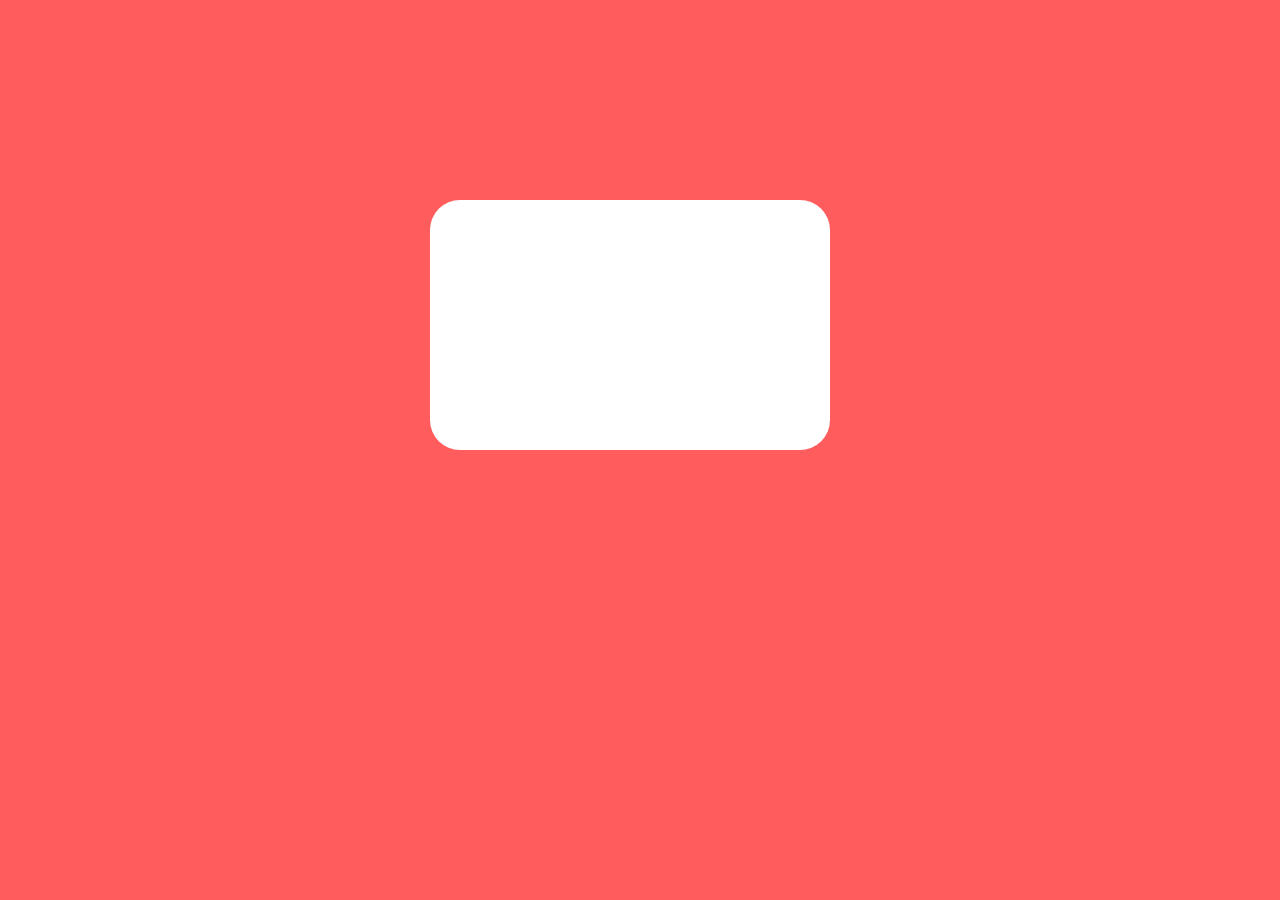
<file: studio/collection/index.html>
<!DOCTYPE html>
<head>
    <title>viewmaster collection</title>
</head>
<body>
 
            <div class=cutout></div>
               
<style>
    
            img {
            height:200%;
            width:200%;
            }     
            
            .cutout:after{
            content:'';
            position:fixed;
            width: 400px;
            height: 250px;
            border-radius: 30px;
            left:430px;
            top: 200px;    
            box-shadow: 0px 0px 0px 2000px #FF5D5D
;
            }
            
    
</style>
<script>

            var url = "https://raw.githubusercontent.com/matilde1207/ci19/master/studio/collection/mydata%20(1).json"

            fetch(url)
            .then(function(response){return response.json();})
            .then(function(json){ buildPage(json);})

            function buildPage(data){
            for(var i = 0; i < data.length; i = i + 1){
            
        
            var image0 = document.createElement("img");
            var image1 = document.createElement("img");
            var image2 = document.createElement("img");
            var image3 = document.createElement("img");
            var image4 = document.createElement("img");
            var image5 = document.createElement("img");
            var image6 = document.createElement("img");
            var image7 = document.createElement("img");
            var image8 = document.createElement("img");
            var image9 = document.createElement("img");
            
            document.body.appendChild(image0);
            document.body.appendChild(image1);
            document.body.appendChild(image2);
            document.body.appendChild(image3);
            document.body.appendChild(image4);
            document.body.appendChild(image5);
            document.body.appendChild(image6);
            document.body.appendChild(image7);
            document.body.appendChild(image8);
            document.body.appendChild(image9);
            
            image0.src = data[i].place1;
            image1.src = data[i].place2;
            image2.src = data[i].place3;
            image3.src = data[i].place4;
            image4.src = data[i].place5;
            image5.src = data[i].place6;
            image6.src = data[i].place7;
            image7.src = data[i].place8;
            image8.src = data[i].place9;
            image9.src = data[i].place10;
           
        }
    }
    
</script>
</body>
</html>
</file>
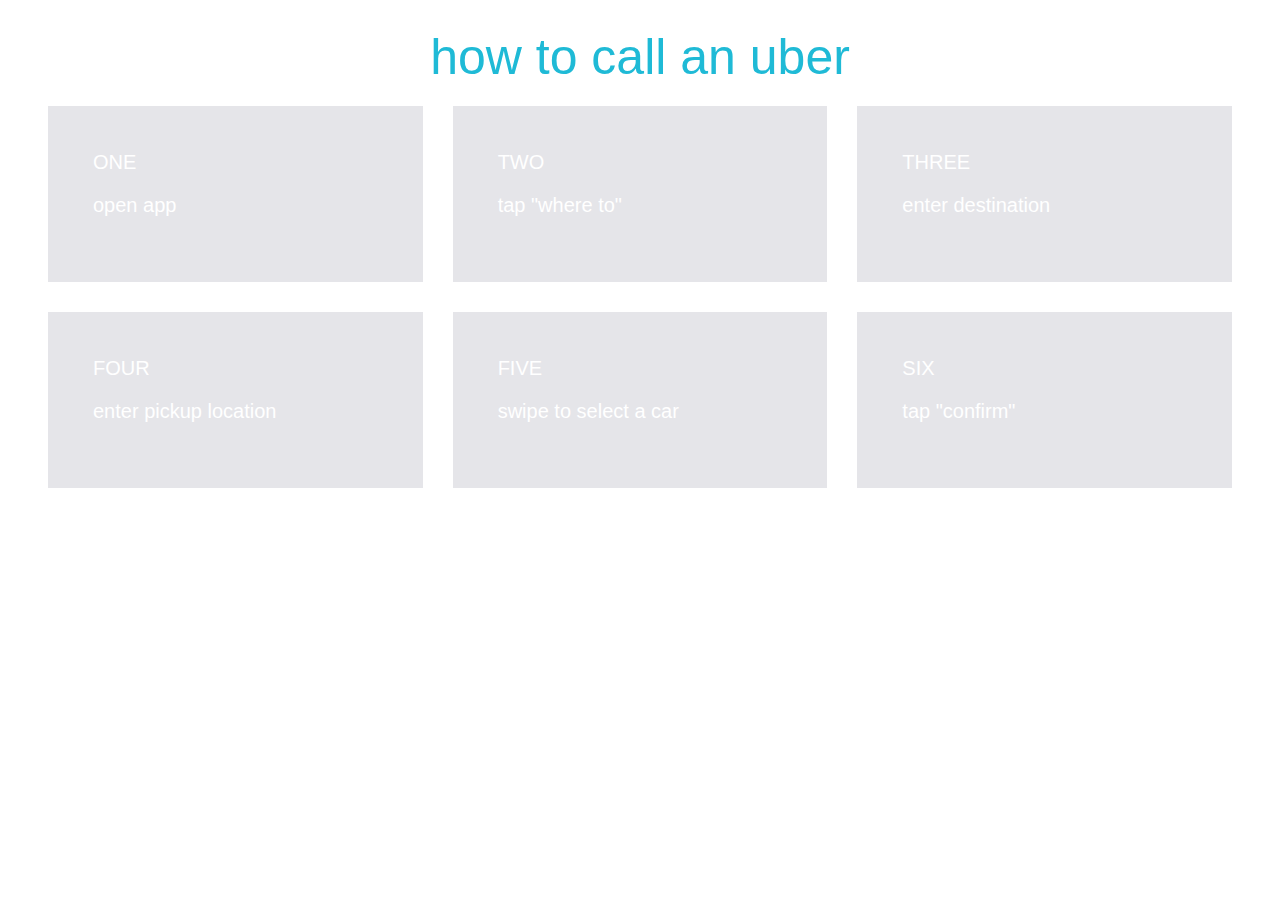
<file: studio/manual/index.html>
<!DOCTYPE html>
<html>
<head>
    <title>uber manual</title>
    <meta name="viewport" content="width=device-width, initial-scale=1">
</head>  
<body>
    <link rel="stylesheet" href="manual.css">
    <center>how to call an uber</center>
    <main role="main">
            
  <div class="grid-item1">ONE<p>open app</p></div>
  <div class="grid-item2">TWO <p>tap "where to"</p></div>
  <div class="grid-item3">THREE <p>enter destination</p></div>  
  <div class="grid-item4">FOUR <p>enter pickup location</p></div>
  <div class="grid-item5">FIVE <p>swipe to select a car</p></div>
  <div class="grid-item6">SIX<p>tap "confirm"</p></div>   

      </div>  
          
  </body>
</html>
</file>
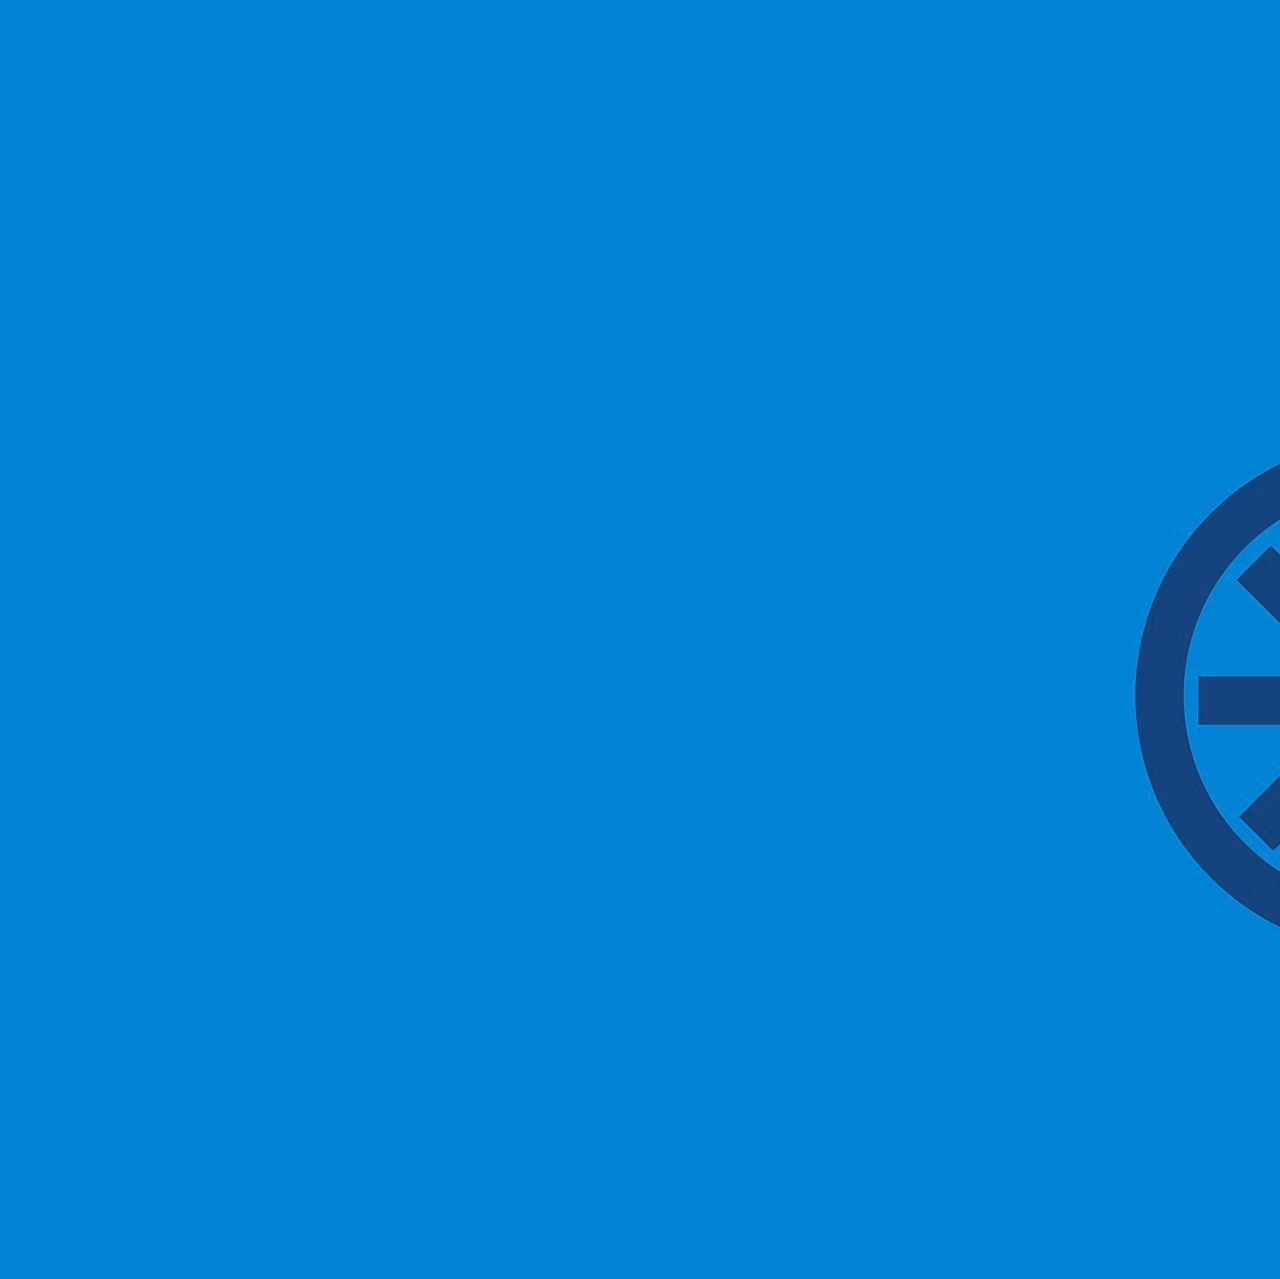
<file: studio/real-time/index.html>
<!DOCTYPE html>
<head>
    <title>how many bikes?</title>
</head>
<body>
    <img id="wheel" src="photo/api_wheel.jpg">
<script>
    
    fetch("https://cors.io/?https://gbfs.citibikenyc.com/gbfs/en/station_status.json")
    .then(function(result){return result.json();})
    .then(function(json){ buildPage(json);})
    
    function buildPage(json) {
    var myStation = json.data.stations.filter(s => s.station_id == 3707).shift();
    console.log(myStation);
    console.log(myStation.num_bikes_available);
    
    if(myStation.num_bikes_available == 0)
    {document.getElementById("wheel").style.WebkitAnimation = "rotation 0s infinite linear";}

    if(myStation.num_bikes_available == 1)
    {document.getElementById("wheel").style.WebkitAnimation = "rotation 760s infinite linear";}

    if(myStation.num_bikes_available == 2)
    {document.getElementById("wheel").style.WebkitAnimation = "rotation 740s infinite linear";}

    if(myStation.num_bikes_available == 3)
    {document.getElementById("wheel").style.WebkitAnimation = "rotation 720s infinite linear";}

    if(myStation.num_bikes_available == 4)
    {document.getElementById("wheel").style.WebkitAnimation = "rotation 700s infinite linear";}

    if(myStation.num_bikes_available == 5)
    {document.getElementById("wheel").style.WebkitAnimation = "rotation 680s infinite linear";}

    if(myStation.num_bikes_available == 6)
    {document.getElementById("wheel").style.WebkitAnimation = "rotation 660s infinite linear";}

    if(myStation.num_bikes_available == 7)
    {document.getElementById("wheel").style.WebkitAnimation = "rotation 640s infinite linear";}

    if(myStation.num_bikes_available == 8)
    {document.getElementById("wheel").style.WebkitAnimation = "rotation 620s infinite linear";}

    if(myStation.num_bikes_available == 9)
    {document.getElementById("wheel").style.WebkitAnimation = "rotation 600s infinite linear";}

    if(myStation.num_bikes_available == 10)
    {document.getElementById("wheel").style.WebkitAnimation = "rotation 580s infinite linear";}

    if(myStation.num_bikes_available == 11)
    {document.getElementById("wheel").style.WebkitAnimation = "rotation 560s infinite linear";}

    if(myStation.num_bikes_available == 12)
    {document.getElementById("wheel").style.WebkitAnimation = "rotation 540s infinite linear";}

    if(myStation.num_bikes_available == 13)
    {document.getElementById("wheel").style.WebkitAnimation = "rotation 520s infinite linear";}

    if(myStation.num_bikes_available == 14)
    {document.getElementById("wheel").style.WebkitAnimation = "rotation 500s infinite linear";}

    if(myStation.num_bikes_available == 15)
    {document.getElementById("wheel").style.WebkitAnimation = "rotation 480s infinite linear";}

    if(myStation.num_bikes_available == 16)
    {document.getElementById("wheel").style.WebkitAnimation = "rotation 460s infinite linear";}

    if(myStation.num_bikes_available == 17)
    {document.getElementById("wheel").style.WebkitAnimation = "rotation 440s infinite linear";}

    if(myStation.num_bikes_available == 18)
    {document.getElementById("wheel").style.WebkitAnimation = "rotation 420s infinite linear";}

    if(myStation.num_bikes_available == 19)
    {document.getElementById("wheel").style.WebkitAnimation = "rotation 400s infinite linear";}

    if(myStation.num_bikes_available == 20)
    {document.getElementById("wheel").style.WebkitAnimation = "rotation 380s infinite linear";}

    if(myStation.num_bikes_available == 21)
    {document.getElementById("wheel").style.WebkitAnimation = "rotation 360s infinite linear";}

    if(myStation.num_bikes_available == 22)
    {document.getElementById("wheel").style.WebkitAnimation = "rotation 340s infinite linear";}

    if(myStation.num_bikes_available == 23)
    {document.getElementById("wheel").style.WebkitAnimation = "rotation 320s infinite linear";}

    if(myStation.num_bikes_available == 24)
    {document.getElementById("wheel").style.WebkitAnimation = "rotation 300s infinite linear";}

    if(myStation.num_bikes_available == 25)
    {document.getElementById("wheel").style.WebkitAnimation = "rotation 280s infinite linear";}

    if(myStation.num_bikes_available == 26)
    {document.getElementById("wheel").style.WebkitAnimation = "rotation 260s infinite linear";}

    if(myStation.num_bikes_available == 27)
    {document.getElementById("wheel").style.WebkitAnimation = "rotation 240s infinite linear";}

    if(myStation.num_bikes_available == 28)
    {document.getElementById("wheel").style.WebkitAnimation = "rotation 220s infinite linear";}

    if(myStation.num_bikes_available == 29)
    {document.getElementById("wheel").style.WebkitAnimation = "rotation 200s infinite linear";}

    if(myStation.num_bikes_available == 30)
    {document.getElementById("wheel").style.WebkitAnimation = "rotation 180s infinite linear";}

    if(myStation.num_bikes_available == 31)
    {document.getElementById("wheel").style.WebkitAnimation = "rotation 160s infinite linear";}

    if(myStation.num_bikes_available == 32)
    {document.getElementById("wheel").style.WebkitAnimation = "rotation 140s infinite linear";}

    if(myStation.num_bikes_available == 33)
    {document.getElementById("wheel").style.WebkitAnimation = "rotation 120s infinite linear";}

    if(myStation.num_bikes_available == 34)
    {document.getElementById("wheel").style.WebkitAnimation = "rotation 100s infinite linear";}

    if(myStation.num_bikes_available == 35)
    {document.getElementById("wheel").style.WebkitAnimation = "rotation 80s infinite linear";}

    if(myStation.num_bikes_available == 36)
    {document.getElementById("wheel").style.WebkitAnimation = "rotation 60s infinite linear";}

    if(myStation.num_bikes_available == 37)
    {document.getElementById("wheel").style.WebkitAnimation = "rotation 40s infinite linear";}

    if(myStation.num_bikes_available == 38)
    {document.getElementById("wheel").style.WebkitAnimation = "rotation 20s infinite linear";}

    if(myStation.num_bikes_available == 39)
    {document.getElementById("wheel").style.WebkitAnimation = "rotation 1s infinite linear";}}
    
    
</script>
<style>
    body {
		position: fixed;
		color: #fff;
		background: #0083D5;
        top: 50px;
        left: 560px;
        
        }
    #wheel {
		-webkit-animation: rotation infinite linear;
        }
    @-webkit-keyframes rotation {
		from {
            -webkit-transform: rotate(0deg);
		      }
		to {
            -webkit-transform: rotate(359deg);
		  }
        } 
</style>
</body>
</html>
</file>
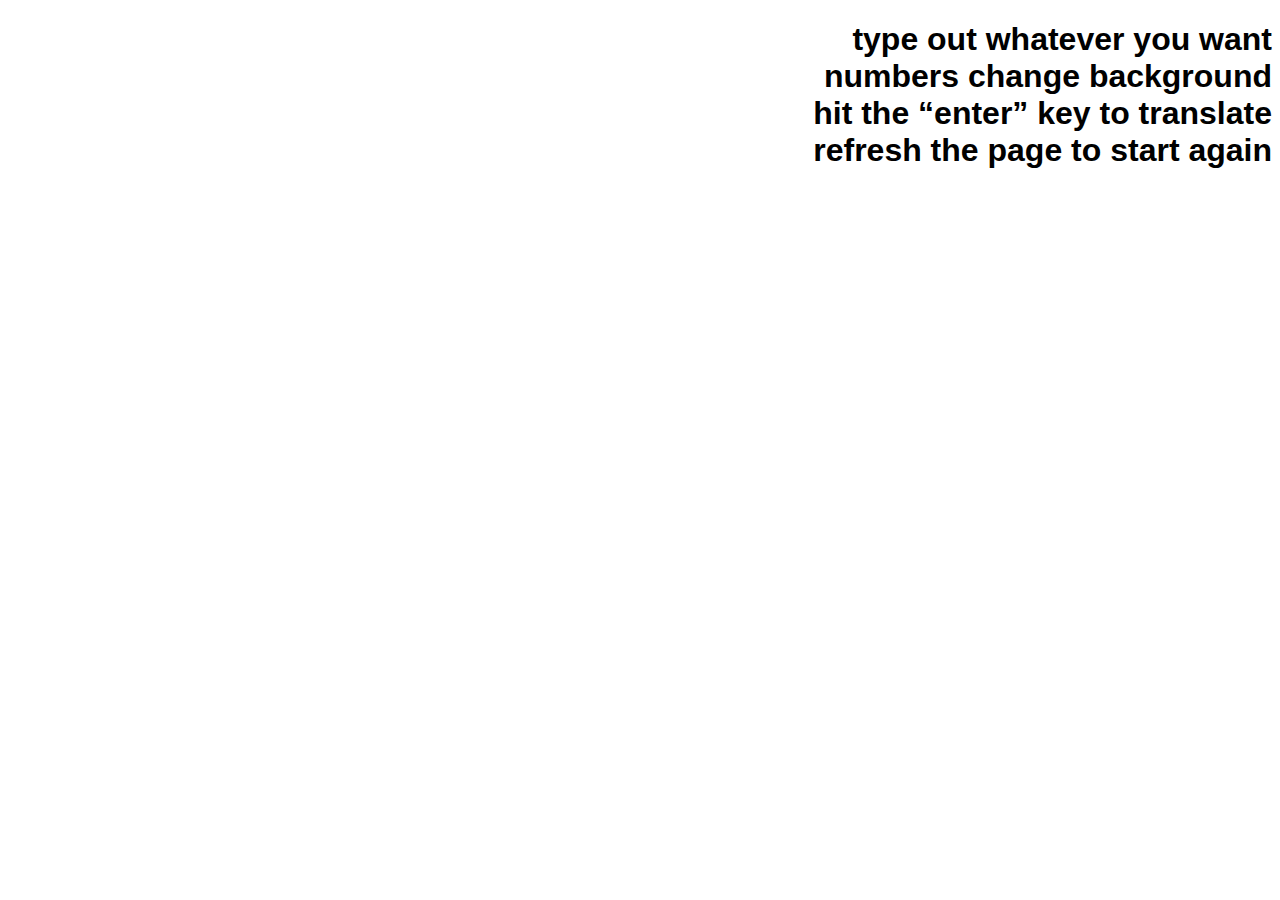
<file: studio/typer/index.html>
<!doctype html>
<head>
  <title>emoji alphabet</title>
    <meta charset="utf-8"/>
    <script src="js/jquery-3.3.1.min.js"></script>
    <script src="js/init.js"></script>  
</head>
<body>
    <div id="container"></div>
    
    <h1>type out whatever you want<br>numbers change background<br>hit the “enter” key to translate<br>refresh the page to start again</h1>
    
<style>
    body{
        text-align: right;
        font-family: sans-serif;
        font-weight: bold;
        
    }
    
    #container{
        position: absolute;
        top: 40%;
        max-width: 350px;
        left:150px;
        zoom: 200%;
         }
    
</style>
</body>
</html>
</file>
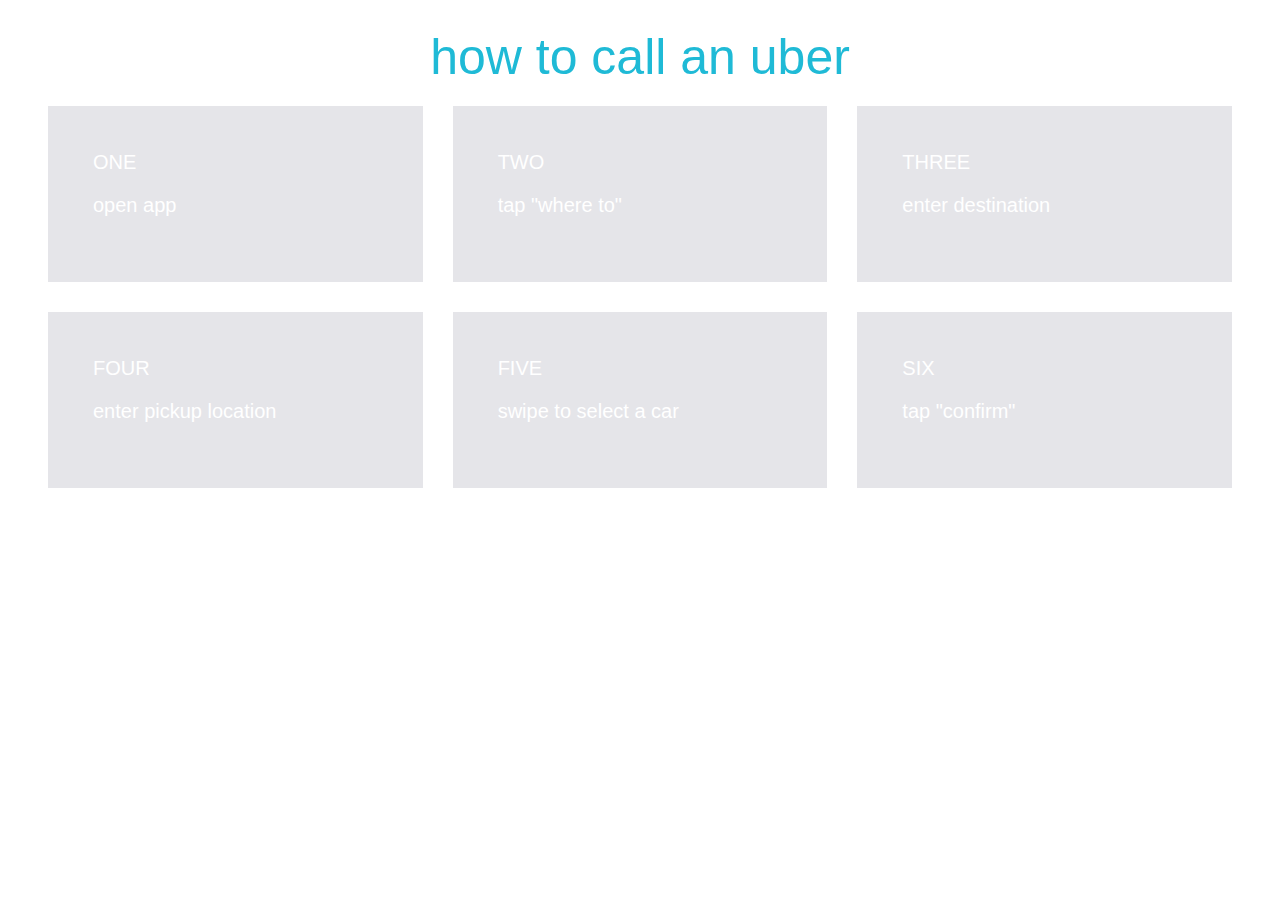
<file: manual/manual.html>
<!DOCTYPE html>
<html>
<head>
    <meta name="viewport" content="width=device-width, initial-scale=1">
</head>  
<body>
    <link rel="stylesheet" href="manual.css">
    <center>how to call an uber</center>
    <main role="main">
            
  <div class="grid-item1">ONE<p>open app</p></div>
  <div class="grid-item2">TWO <p>tap "where to"</p></div>
  <div class="grid-item3">THREE <p>enter destination</p></div>  
  <div class="grid-item4">FOUR <p>enter pickup location</p></div>
  <div class="grid-item5">FIVE <p>swipe to select a car</p></div>
  <div class="grid-item6">SIX<p>tap "confirm"</p></div>   

      </div>  
          
  </body>
</html>
</file>
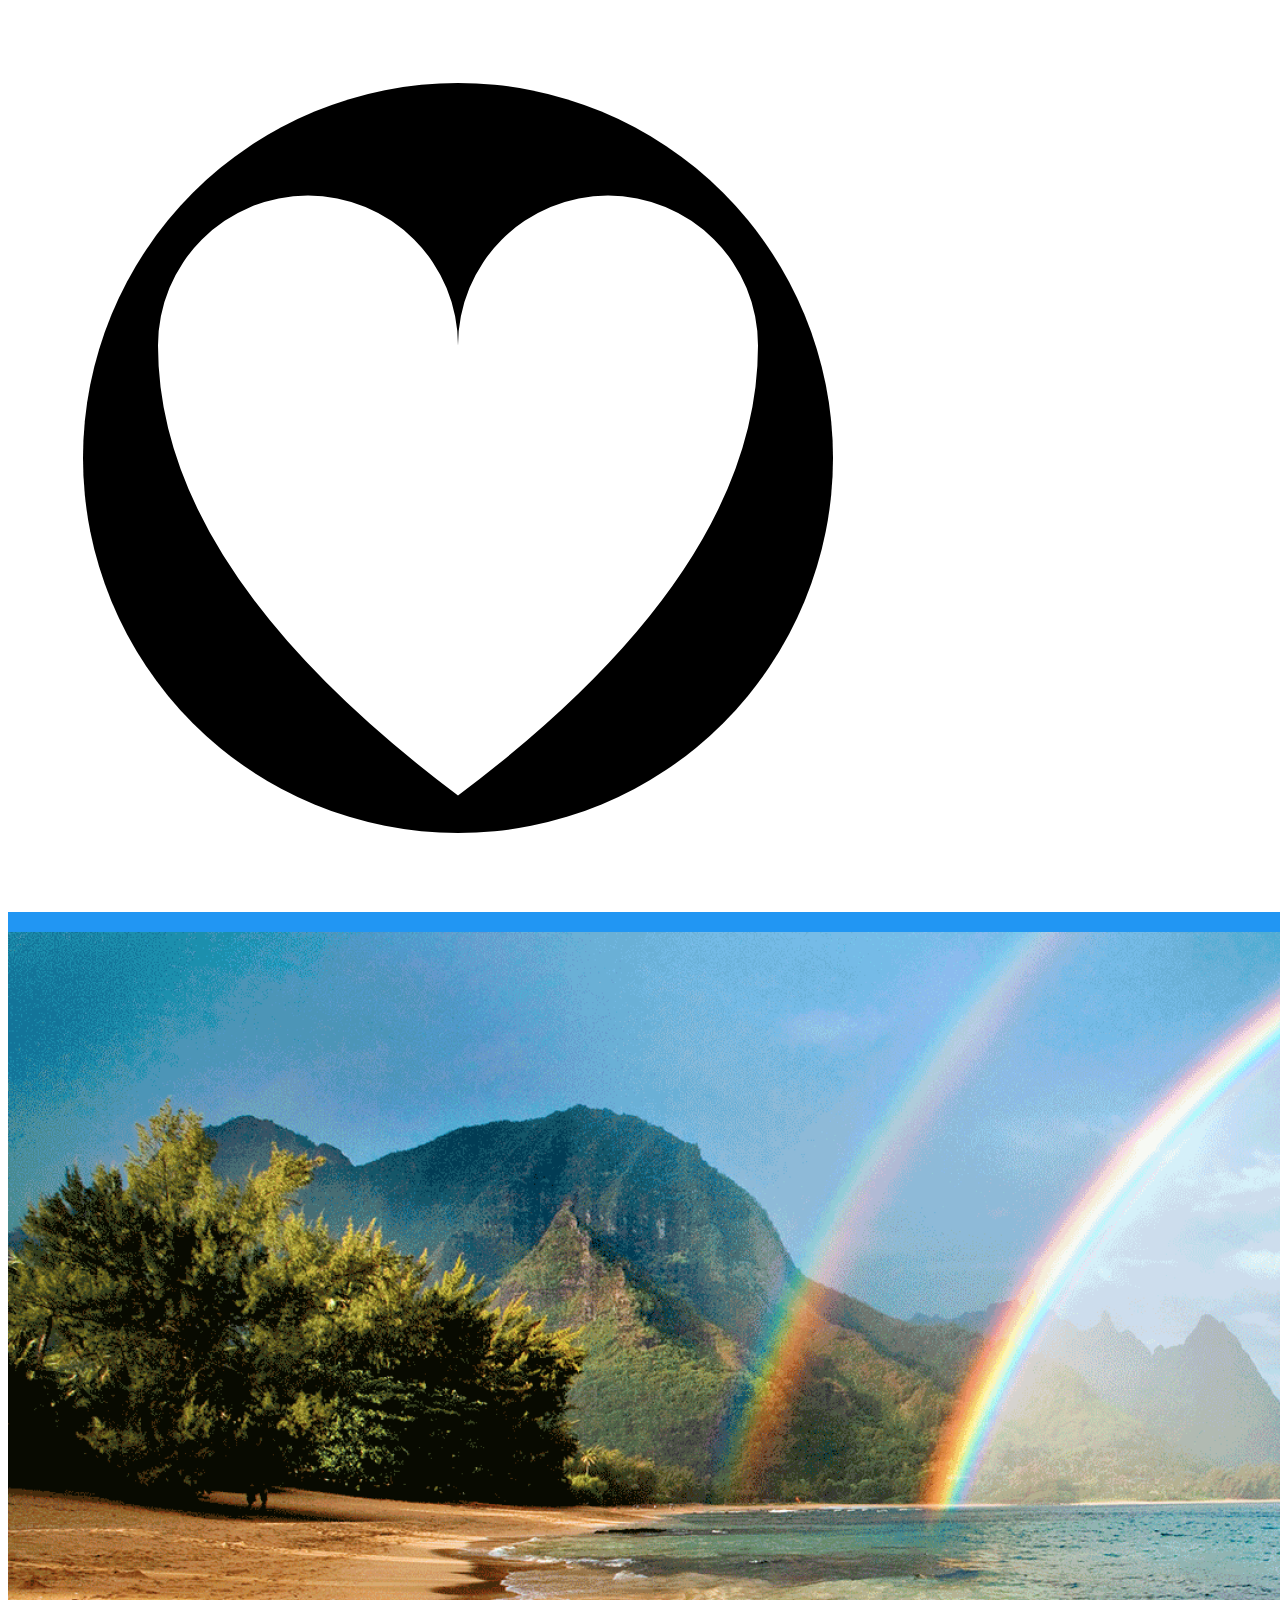
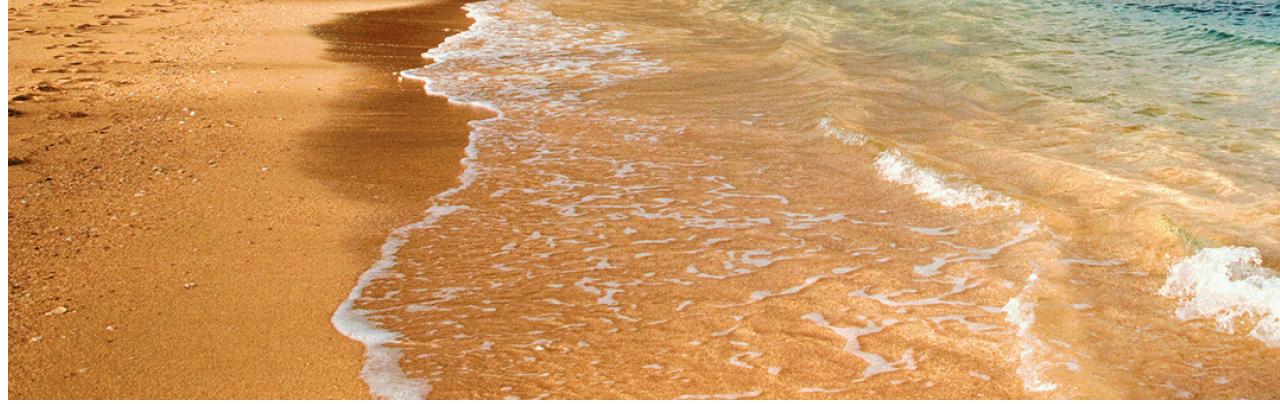
<file: studio/collection/collection.html>
<!DOCTYPE html>
<html>
    
    
    
<svg viewBox="-10 -10 120 120">
    <mask id="myMask">
        <!-- Everything under a white pixel will be visible -->
        <rect x="0" y="0" width="100" height="100" fill="white" />

        <!-- Everything under a black pixel will be invisible -->
        <path d="M10,35 A20,20,0,0,1,50,35 A20,20,0,0,1,90,35 Q90,65,50,95 Q10,65,10,35 Z" fill="black" />
    </mask>
        <!-- with this mask applied, we "punch" a heart shape hole into the circle -->
        <circle cx="50" cy="50" r="50" mask="url(#myMask)" />
    </svg>
    
    
<style>
        #mydiv {
        position: absolute;
        z-index: 9;
        }

        #mydivheader {
        padding: 10px;
        cursor: move;
        z-index: 10;
        background-color: #2196F3;
        color: #fff;
        }
    
    html,body,svg { height:100% }
    
        
    
</style>
    
<body>

    <div id="mydiv">
      <div id="mydivheader"></div>
        <img src="prototype/pictures/hawaii.png"/>
    </div>
    
    

<script>
    //Make the DIV element draggagle:
    dragElement(document.getElementById("mydiv"));

    function dragElement(elmnt) {
      var pos1 = 0, pos2 = 0, pos3 = 0, pos4 = 0;
      if (document.getElementById(elmnt.id + "header")) {
        /* if present, the header is where you move the DIV from:*/
        document.getElementById(elmnt.id + "header").onmousedown = dragMouseDown;
      } else {
        /* otherwise, move the DIV from anywhere inside the DIV:*/
        elmnt.onmousedown = dragMouseDown;
      }

      function dragMouseDown(e) {
        e = e || window.event;
        e.preventDefault();
        // get the mouse cursor position at startup:
        pos3 = e.clientX;
        pos4 = e.clientY;
        document.onmouseup = closeDragElement;
        // call a function whenever the cursor moves:
        document.onmousemove = elementDrag;
  }

  function elementDrag(e) {
    e = e || window.event;
    e.preventDefault();
    // calculate the new cursor position:
    pos1 = pos3 - e.clientX;
    pos2 = pos4 - e.clientY;
    pos3 = e.clientX;
    pos4 = e.clientY;
    // set the element's new position:
    elmnt.style.top = (elmnt.offsetTop - pos2) + "px";
    elmnt.style.left = (elmnt.offsetLeft - pos1) + "px";
  }

  function closeDragElement() {
    /* stop moving when mouse button is released:*/
    document.onmouseup = null;
    document.onmousemove = null;
  }
        

        

}
</script>

</body>
</html>
</file>
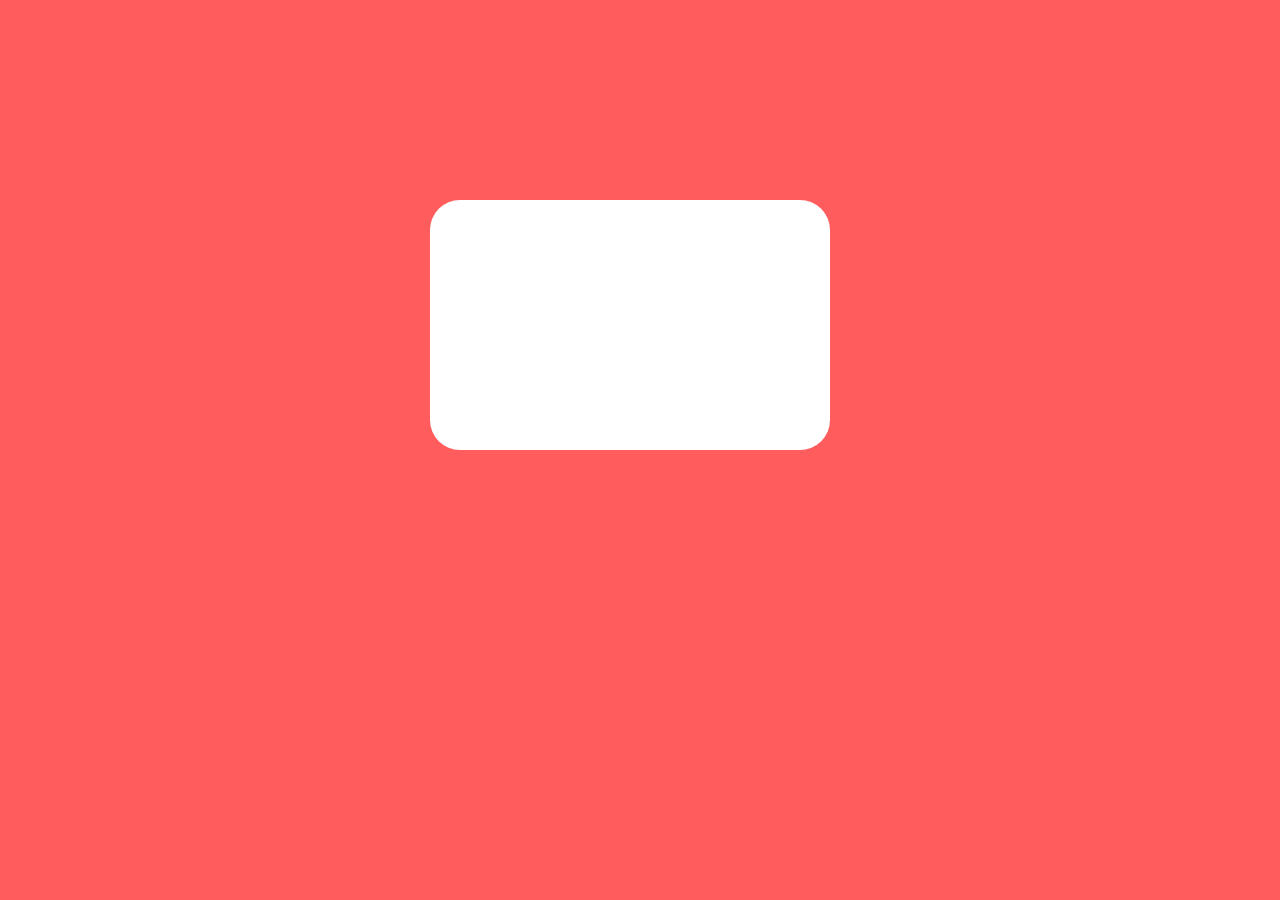
<file: studio/collection/places.html>
<!DOCTYPE html>
<title></title>
<body>
 
            <div class=cutout></div>
               
<style>
    
            img {
            height:200%;
            width:200%;
            }     
            
            .cutout:after{
            content:'';
            position:fixed;
            width: 400px;
            height: 250px;
            border-radius: 30px;
            left:430px;
            top: 200px;    
            box-shadow: 0px 0px 0px 2000px #FF5D5D
;
            }
            
    
</style>
<script>

            var url = "https://raw.githubusercontent.com/matilde1207/ci19/master/studio/collection/mydata%20(1).json"

            fetch(url)
            .then(function(response){return response.json();})
            .then(function(json){ buildPage(json);})

            function buildPage(data){
            for(var i = 0; i < data.length; i = i + 1){
            
        
            var image0 = document.createElement("img");
            var image1 = document.createElement("img");
            var image2 = document.createElement("img");
            var image3 = document.createElement("img");
            var image4 = document.createElement("img");
            var image5 = document.createElement("img");
            var image6 = document.createElement("img");
            var image7 = document.createElement("img");
            var image8 = document.createElement("img");
            var image9 = document.createElement("img");
            
            document.body.appendChild(image0);
            document.body.appendChild(image1);
            document.body.appendChild(image2);
            document.body.appendChild(image3);
            document.body.appendChild(image4);
            document.body.appendChild(image5);
            document.body.appendChild(image6);
            document.body.appendChild(image7);
            document.body.appendChild(image8);
            document.body.appendChild(image9);
            
            image0.src = data[i].place1;
            image1.src = data[i].place2;
            image2.src = data[i].place3;
            image3.src = data[i].place4;
            image4.src = data[i].place5;
            image5.src = data[i].place6;
            image6.src = data[i].place7;
            image7.src = data[i].place8;
            image8.src = data[i].place9;
            image9.src = data[i].place10;
           
        }
    }
    
</script>
</body>
</html>
</file>
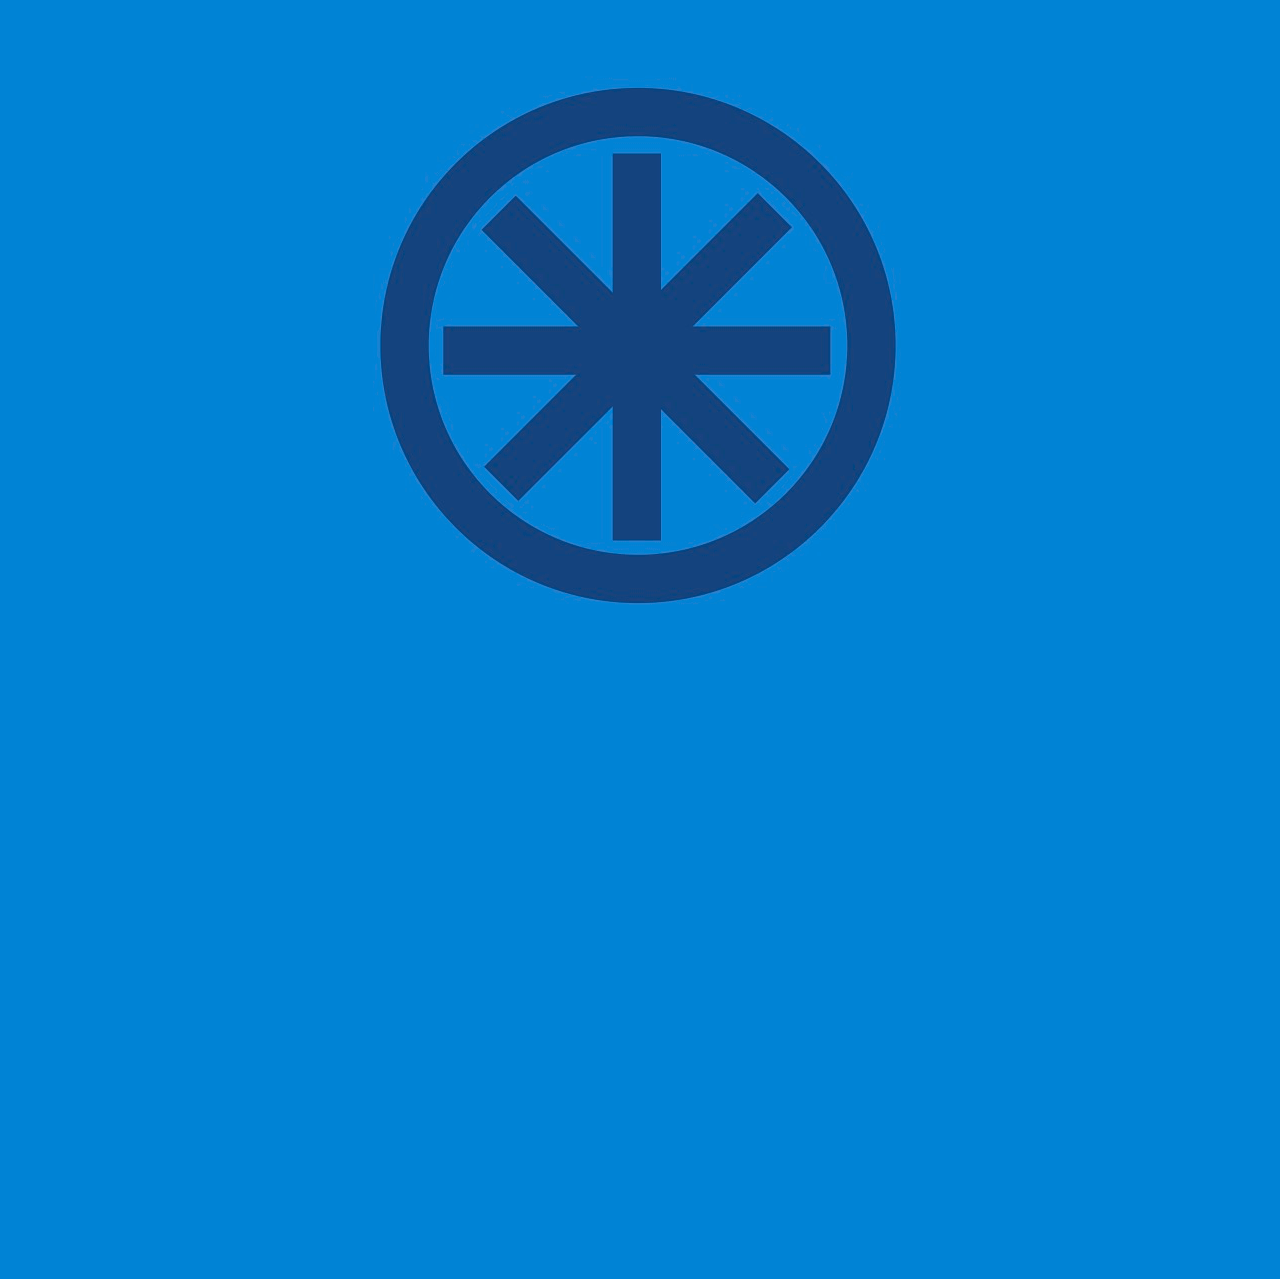
<file: studio/final/api_v2.html>
<!DOCTYPE html>
<title></title>
<body>
    <img id="wheel" src="photo/api_wheel.jpg">
<script>
    
    fetch("https://cors.io/?https://gbfs.citibikenyc.com/gbfs/en/station_status.json")
    .then(function(result){return result.json();})
    .then(function(json){ buildPage(json);})
    
    function buildPage(json) {
    var myStation = json.data.stations.filter(s => s.station_id == 3707).shift();
    console.log(myStation);
    console.log(myStation.num_bikes_available);
    
    if(myStation.num_bikes_available == 0)
    {document.getElementById("wheel").style.WebkitAnimation = "rotation 0s infinite linear";}

    if(myStation.num_bikes_available == 1)
    {document.getElementById("wheel").style.WebkitAnimation = "rotation 117s infinite linear";}

    if(myStation.num_bikes_available == 2)
    {document.getElementById("wheel").style.WebkitAnimation = "rotation 114s infinite linear";}

    if(myStation.num_bikes_available == 3)
    {document.getElementById("wheel").style.WebkitAnimation = "rotation 111s infinite linear";}

    if(myStation.num_bikes_available == 4)
    {document.getElementById("wheel").style.WebkitAnimation = "rotation 108s infinite linear";}

    if(myStation.num_bikes_available == 5)
    {document.getElementById("wheel").style.WebkitAnimation = "rotation 105s infinite linear";}

    if(myStation.num_bikes_available == 6)
    {document.getElementById("wheel").style.WebkitAnimation = "rotation 102s infinite linear";}

    if(myStation.num_bikes_available == 7)
    {document.getElementById("wheel").style.WebkitAnimation = "rotation 99s infinite linear";}

    if(myStation.num_bikes_available == 8)
    {document.getElementById("wheel").style.WebkitAnimation = "rotation 96s infinite linear";}

    if(myStation.num_bikes_available == 9)
    {document.getElementById("wheel").style.WebkitAnimation = "rotation 93s infinite linear";}

    if(myStation.num_bikes_available == 10)
    {document.getElementById("wheel").style.WebkitAnimation = "rotation 90s infinite linear";}

    if(myStation.num_bikes_available == 11)
    {document.getElementById("wheel").style.WebkitAnimation = "rotation 87s infinite linear";}

    if(myStation.num_bikes_available == 12)
    {document.getElementById("wheel").style.WebkitAnimation = "rotation 84s infinite linear";}

    if(myStation.num_bikes_available == 13)
    {document.getElementById("wheel").style.WebkitAnimation = "rotation 81s infinite linear";}

    if(myStation.num_bikes_available == 14)
    {document.getElementById("wheel").style.WebkitAnimation = "rotation 78s infinite linear";}

    if(myStation.num_bikes_available == 15)
    {document.getElementById("wheel").style.WebkitAnimation = "rotation 75s infinite linear";}

    if(myStation.num_bikes_available == 16)
    {document.getElementById("wheel").style.WebkitAnimation = "rotation 72s infinite linear";}

    if(myStation.num_bikes_available == 17)
    {document.getElementById("wheel").style.WebkitAnimation = "rotation 69s infinite linear";}

    if(myStation.num_bikes_available == 18)
    {document.getElementById("wheel").style.WebkitAnimation = "rotation 66s infinite linear";}

    if(myStation.num_bikes_available == 19)
    {document.getElementById("wheel").style.WebkitAnimation = "rotation 63s infinite linear";}

    if(myStation.num_bikes_available == 20)
    {document.getElementById("wheel").style.WebkitAnimation = "rotation 60s infinite linear";}

    if(myStation.num_bikes_available == 21)
    {document.getElementById("wheel").style.WebkitAnimation = "rotation 57s infinite linear";}

    if(myStation.num_bikes_available == 22)
    {document.getElementById("wheel").style.WebkitAnimation = "rotation 54s infinite linear";}

    if(myStation.num_bikes_available == 23)
    {document.getElementById("wheel").style.WebkitAnimation = "rotation 51s infinite linear";}

    if(myStation.num_bikes_available == 24)
    {document.getElementById("wheel").style.WebkitAnimation = "rotation 48s infinite linear";}

    if(myStation.num_bikes_available == 25)
    {document.getElementById("wheel").style.WebkitAnimation = "rotation 45s infinite linear";}

    if(myStation.num_bikes_available == 26)
    {document.getElementById("wheel").style.WebkitAnimation = "rotation 42s infinite linear";}

    if(myStation.num_bikes_available == 27)
    {document.getElementById("wheel").style.WebkitAnimation = "rotation 39s infinite linear";}

    if(myStation.num_bikes_available == 28)
    {document.getElementById("wheel").style.WebkitAnimation = "rotation 36s infinite linear";}

    if(myStation.num_bikes_available == 29)
    {document.getElementById("wheel").style.WebkitAnimation = "rotation 33s infinite linear";}

    if(myStation.num_bikes_available == 30)
    {document.getElementById("wheel").style.WebkitAnimation = "rotation 30s infinite linear";}

    if(myStation.num_bikes_available == 31)
    {document.getElementById("wheel").style.WebkitAnimation = "rotation 27s infinite linear";}

    if(myStation.num_bikes_available == 32)
    {document.getElementById("wheel").style.WebkitAnimation = "rotation 24s infinite linear";}

    if(myStation.num_bikes_available == 33)
    {document.getElementById("wheel").style.WebkitAnimation = "rotation 21s infinite linear";}

    if(myStation.num_bikes_available == 34)
    {document.getElementById("wheel").style.WebkitAnimation = "rotation 18s infinite linear";}

    if(myStation.num_bikes_available == 35)
    {document.getElementById("wheel").style.WebkitAnimation = "rotation 15s infinite linear";}

    if(myStation.num_bikes_available == 36)
    {document.getElementById("wheel").style.WebkitAnimation = "rotation 12s infinite linear";}

    if(myStation.num_bikes_available == 37)
    {document.getElementById("wheel").style.WebkitAnimation = "rotation 9s infinite linear";}

    if(myStation.num_bikes_available == 38)
    {document.getElementById("wheel").style.WebkitAnimation = "rotation 6s infinite linear";}

    if(myStation.num_bikes_available == 39)
    {document.getElementById("wheel").style.WebkitAnimation = "rotation 3s infinite linear";}}
    
    
</script>
<style>
    body {
		position: fixed;
		color: #fff;
		background: #0083D5;
        top: -300px;
        left: -195px;
        }
    #wheel {
		-webkit-animation: rotation 50s infinite linear;
        }
    @-webkit-keyframes rotation {
		from {
            -webkit-transform: rotate(0deg);
		      }
		to {
            -webkit-transform: rotate(359deg);
		  }
        } 
</style>
</body>
</html>
</file>
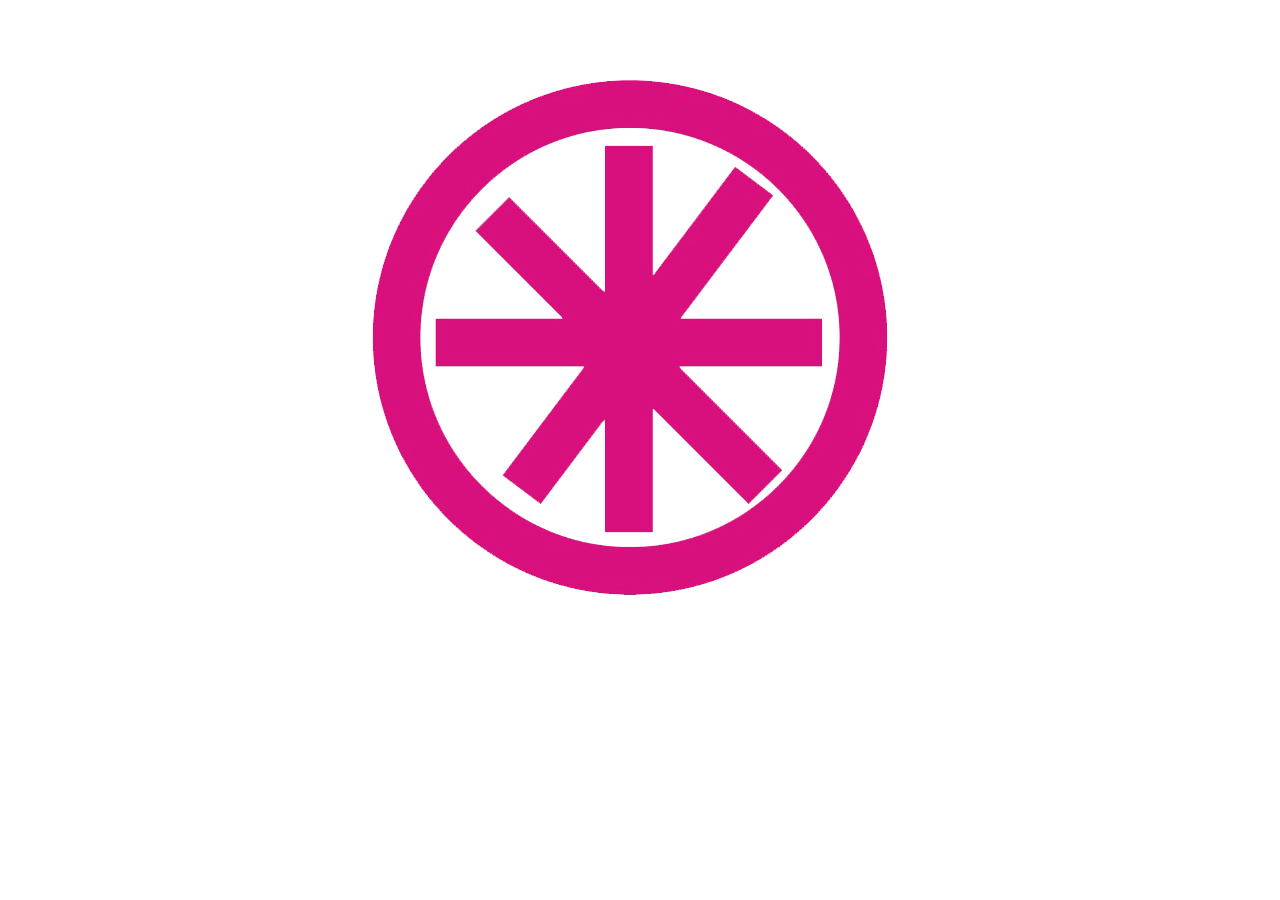
<file: studio/final/api_v3.html>
<!DOCTYPE html>
<title></title>
<body>
    <div id = "wheel"></div>
    <img id="wheel" src="photo/api_wheel2.jpg">
<style>
    #wheel{
        position: fixed;
		color: #fff;
		background: #ffffff;
        top: -300px;
        left: -195px;
        }
    #spin {
            -webkit-animation: rotation 50s infinite linear;
            }

        @-webkit-keyframes rotation {
            from {
                -webkit-transform: rotate(0deg);
                  }
            to {
                -webkit-transform: rotate(359deg);
              }
            }
        }
</style>
    
<script>
    
    fetch("https://cors.io/?https://gbfs.citibikenyc.com/gbfs/en/station_status.json")
    .then(function(result){return result.json();})
    .then(function(json){ buildPage(json);})
    
    function buildPage(json) {
    var myStation = json.data.stations.filter(s => s.station_id == 3707).shift();
    console.log(myStation);
    console.log(myStation.num_bikes_available);
    
        
    var wheelSpin = [
      { transform: 'rotate(0) translate3D(-50%, -50%, 0'}, 
      { transform: 'rotate(360deg) translate3D(-50%, -50%, 0)'}
    ];

    var spinTiming = {
      duration: 3000,
      iterations: Infinity
    }
    document.getElementById("wheel").animate(
      wheelSpin, 
      spinTiming
    )
    }
    
    if(myStation.num_bikes_available == "23")
    {kind.style.animation = "-webkit-animation: rotation 3s infinite linear; }";}
    
    
    
   
    

    
</script>
</body>
</html>
</file>
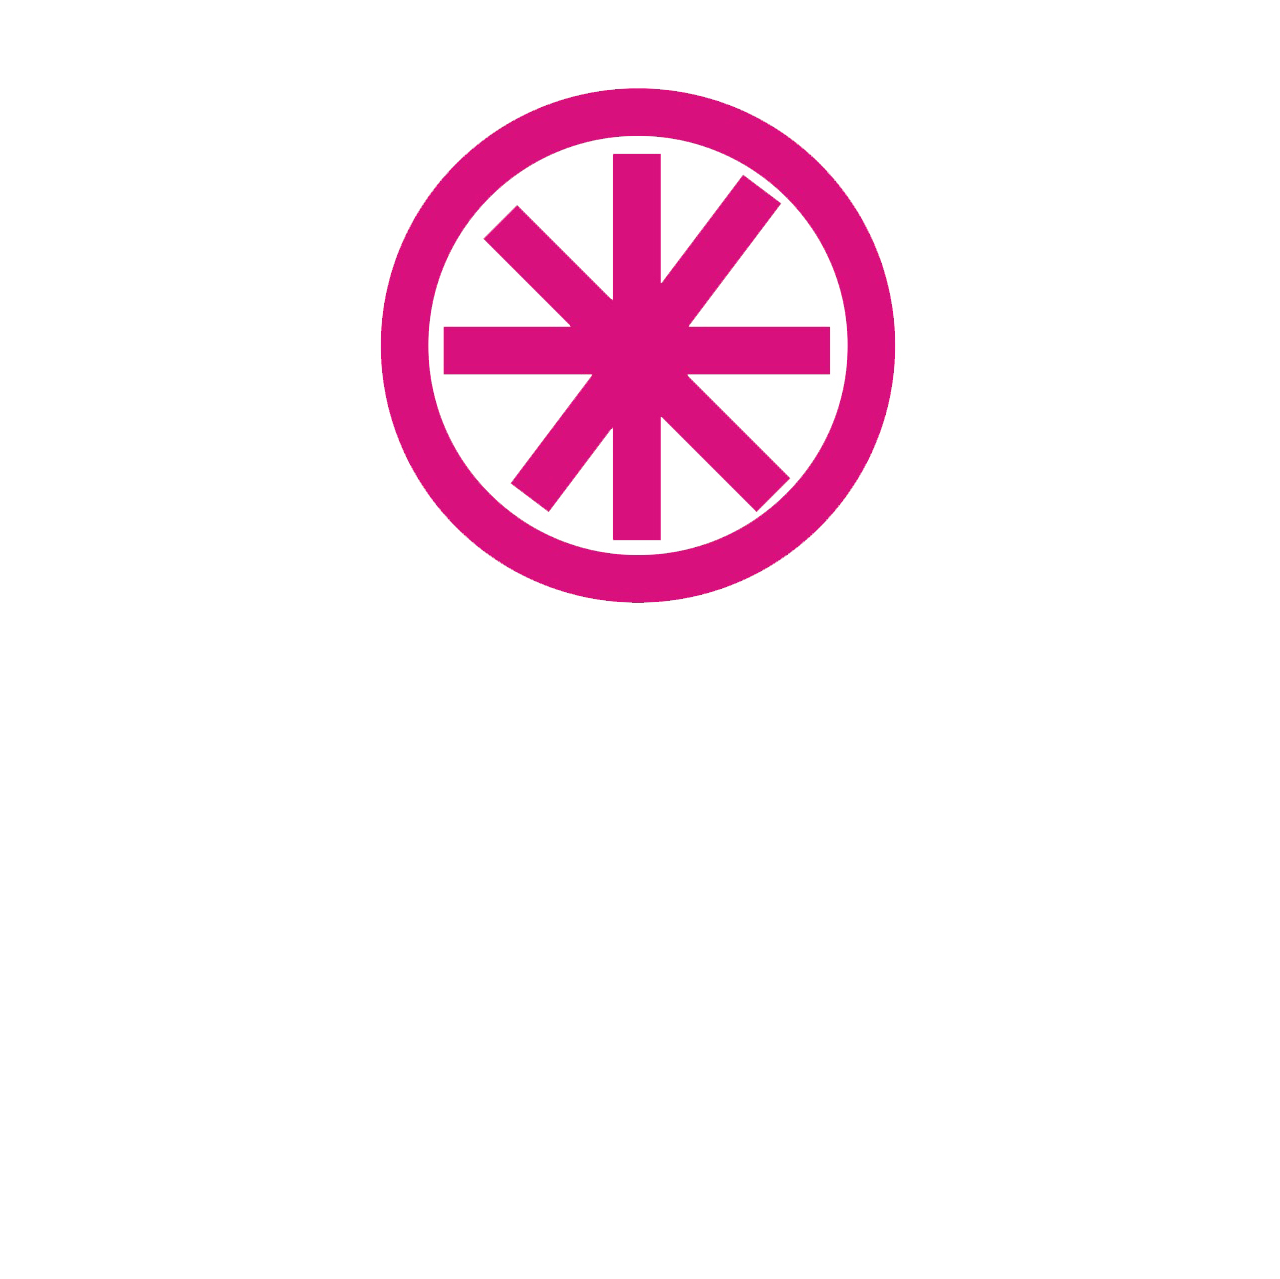
<file: studio/final/wheel.html>
<!DOCTYPE html>
<title></title>
<body>
  <img id="wheel" src="photo/api_wheel2.jpg">
<style>
    body {
		position: fixed;
		color: #fff;
		background: #ffffff;
        top: -300px;
        left: -195px;
        }

    #wheel {
		-webkit-animation: rotation 50s infinite linear;
        }

    @-webkit-keyframes rotation {
		from {
            -webkit-transform: rotate(0deg);
		      }
		to {
            -webkit-transform: rotate(359deg);
		  }
        }
    
</style>
</body>
</html>
</file>
<file: studio/manual/manual.css>
main{
    display: grid;
    grid-template-columns: repeat(auto-fit, minmax(300px, 1fr));
    grid-column-gap: 30px;
    grid-row-gap: 30px;
    padding: 20px; 
}


body{
    font-size: 50px;
    font-family: sans-serif;
    text-align: left;
    color: #1fbad6;
    padding: 20px;
    padding-bottom: 20px;
}


.grid-item1 {
    background-color: #e5e5e9;
    padding: 45px;
    font-size: 20px;
    font-family: sans-serif;
    color: #ffffff;
    text-align: left;
}


.grid-item1:hover {
    background: url("step1.jpg") no-repeat;
    color:transparent;    
}
 

.grid-item2 {
    background-color: #e5e5e9;
    padding: 45px;
    font-size: 20px;
    font-family: sans-serif;
    color: #ffffff;
    text-align: left;
}


.grid-item2:hover {
    background: url("step2.jpg") no-repeat;
    color:transparent;    
}

.grid-item3 {
    background-color: #e5e5e9;
    padding: 45px;
    font-size: 20px;
    font-family: sans-serif;
    color: #ffffff;
    text-align: left;
}


.grid-item3:hover {
    background: url("step3.jpg") no-repeat;
    color:transparent;    
}

.grid-item4 {
    background-color: #e5e5e9;
    padding: 45px;
    font-size: 20px;
    font-family: sans-serif;
    color: #ffffff;
    text-align: left;
}


.grid-item4:hover {
    background: url("step4.jpg") no-repeat;
    color:transparent;    
}

.grid-item5 {
    background-color: #e5e5e9;
    padding: 45px;
    font-size: 20px;
    font-family: sans-serif;
    color: #ffffff;
    text-align: left;
}


.grid-item5:hover {
    background: url("step5.jpg") no-repeat;
    color:transparent;    
}

.grid-item6 {
    background-color: #e5e5e9;
    padding: 45px;
    font-size: 20px;
    font-family: sans-serif;
    color: #ffffff;
    text-align: left;
}


.grid-item6:hover {
    background: url("step6.jpg") no-repeat;
    color:transparent;    
}

@media not all and (hover) {
    /* mobile only */
    main{
        grid-template-columns: auto;
    }
    
}
</file>
<file: manual/manual.css>
main{
    display: grid;
    grid-template-columns: repeat(auto-fit, minmax(300px, 1fr));
    grid-column-gap: 30px;
    grid-row-gap: 30px;
    padding: 20px; 
}


body{
    font-size: 50px;
    font-family: sans-serif;
    color: #1fbad6;
    padding: 20px;
    padding-bottom: 20px;
}


.grid-item1 {
    background-color: #e5e5e9;
    padding: 45px;
    font-size: 20px;
    font-family: sans-serif;
    color: #ffffff;
    text-align: left;
}


.grid-item1:hover {
    background: url("step1.jpg") no-repeat;
    color:transparent;    
}
 

.grid-item2 {
    background-color: #e5e5e9;
    padding: 45px;
    font-size: 20px;
    font-family: sans-serif;
    color: #ffffff;
    text-align: left;
}


.grid-item2:hover {
    background: url("step2.jpg") no-repeat;
    color:transparent;    
}

.grid-item3 {
    background-color: #e5e5e9;
    padding: 45px;
    font-size: 20px;
    font-family: sans-serif;
    color: #ffffff;
    text-align: left;
}


.grid-item3:hover {
    background: url("step3.jpg") no-repeat;
    color:transparent;    
}

.grid-item4 {
    background-color: #e5e5e9;
    padding: 45px;
    font-size: 20px;
    font-family: sans-serif;
    color: #ffffff;
    text-align: left;
}


.grid-item4:hover {
    background: url("step4.jpg") no-repeat;
    color:transparent;    
}

.grid-item5 {
    background-color: #e5e5e9;
    padding: 45px;
    font-size: 20px;
    font-family: sans-serif;
    color: #ffffff;
    text-align: left;
}


.grid-item5:hover {
    background: url("step5.jpg") no-repeat;
    color:transparent;    
}

.grid-item6 {
    background-color: #e5e5e9;
    padding: 45px;
    font-size: 20px;
    font-family: sans-serif;
    color: #ffffff;
    text-align: left;
}


.grid-item6:hover {
    background: url("step6.jpg") no-repeat;
    color:transparent;    
}

@media not all and (hover) {
    /* mobile only */
    main{
        grid-template-columns: auto;
    }
    
}
</file>
